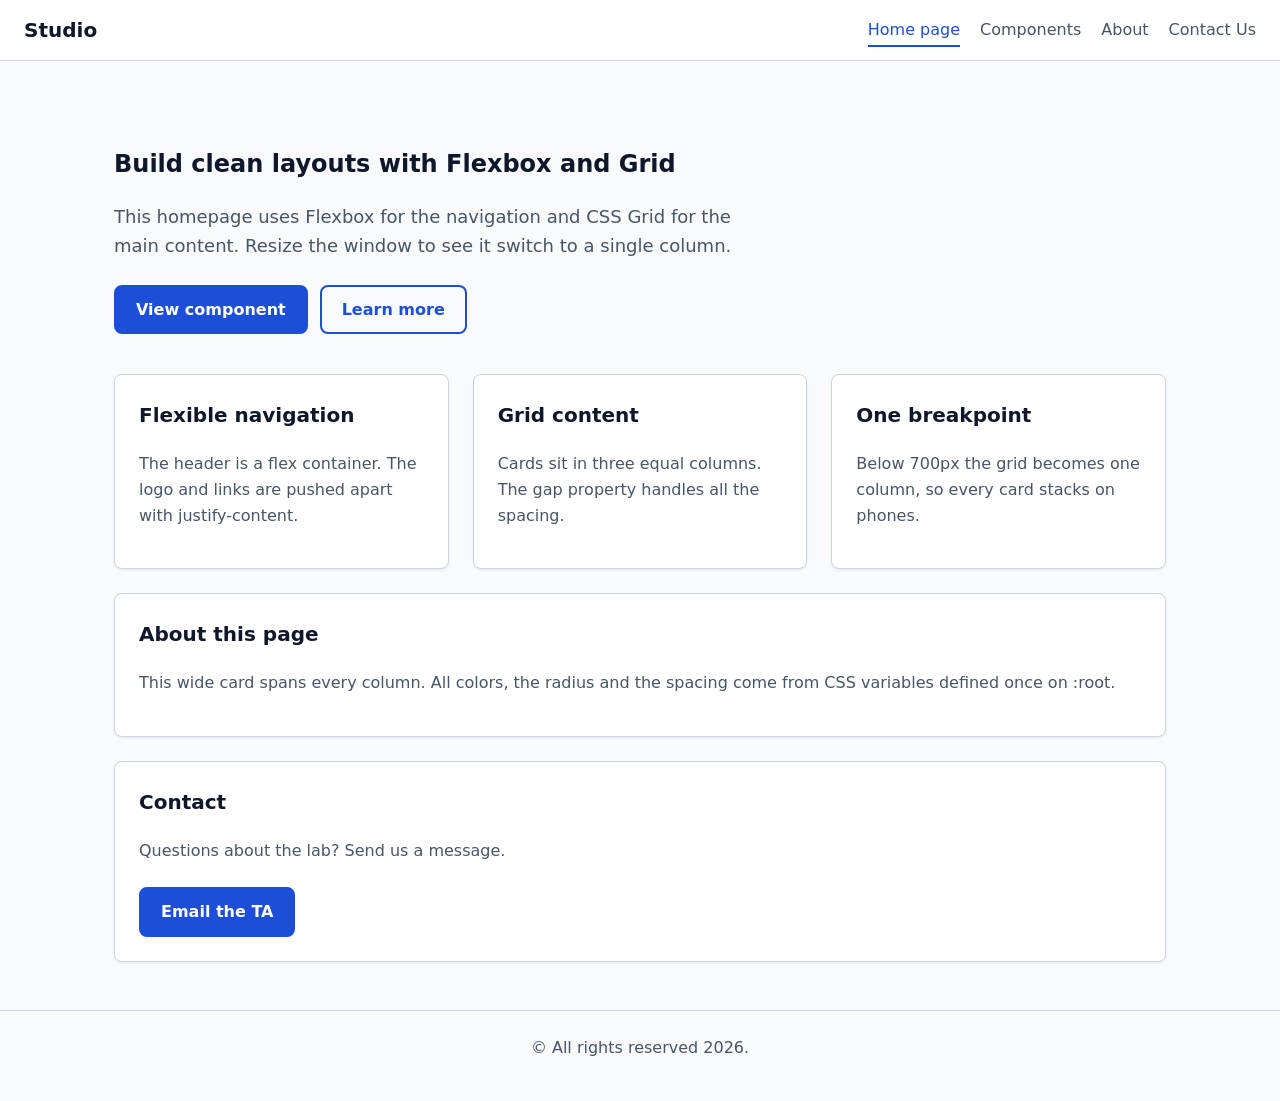
<file: index.html>
<!DOCTYPE html>
<html lang="en" dir="ltr">
<head>
    <meta charset="UTF-8">
    <meta name="viewport" content="width=device-width, initial-scale=1.0">
    <title>Home page - Studio</title>
    <link rel="stylesheet" href="CSS/style.css">
</head>
<body>

    <!-- Navigation Header -->
    <header class="site-header">
        <a class="logo" href="index.html" aria-label="Studio Home">Studio</a>
        <nav>
            <ul>
                <li><a href="index.html" class="active">Home page</a></li>
                <li><a href="components.html">Components</a></li>
                <li><a href="#about">About</a></li>
                <li><a href="#contact">Contact Us</a></li>
            </ul>
        </nav>
    </header>
    
    <!-- Hero Section -->
    <div class="container">
        <section class="hero">
            <h1>Build clean layouts with Flexbox and Grid</h1>
            <p>This homepage uses Flexbox for the navigation and CSS Grid for the 
               main content. Resize the window to see it switch to a single column.</p>
            <div class="actions">
                <a class="btn" href="components.html">View component</a>
                <a class="btn btn-outline" href="#about">Learn more</a>
            </div>
        </section>
    </div>

    <!-- Main Grid Content -->
    <main class="container">
        <div class="grid">
            <article class="card">
                <h3>Flexible navigation</h3>
                <p>The header is a flex container. The logo and links are pushed apart with justify-content.</p>
            </article>

            <article class="card">
                <h3>Grid content</h3>
                <p>Cards sit in three equal columns. The gap property handles all the spacing.</p>
            </article>

            <article class="card">
                <h3>One breakpoint</h3>
                <p>Below 700px the grid becomes one column, so every card stacks on phones.</p>
            </article>

            <section class="card wide" id="about">
                <h3>About this page</h3>
                <p>This wide card spans every column. All colors, the radius and the spacing come from CSS variables defined once on :root.</p>
            </section>

            <section class="card wide" id="contact">
                <h3>Contact</h3>
                <p>Questions about the lab? Send us a message.</p>
                <a class="btn" href="mailto:i57373785@gmail.com">Email the TA</a>
            </section>
        </div>
    </main>

    <!-- Footer -->
    <footer class="site-footer">
        <p>&copy; All rights reserved 2026.</p>
    </footer>

</body>
</html>
</file>
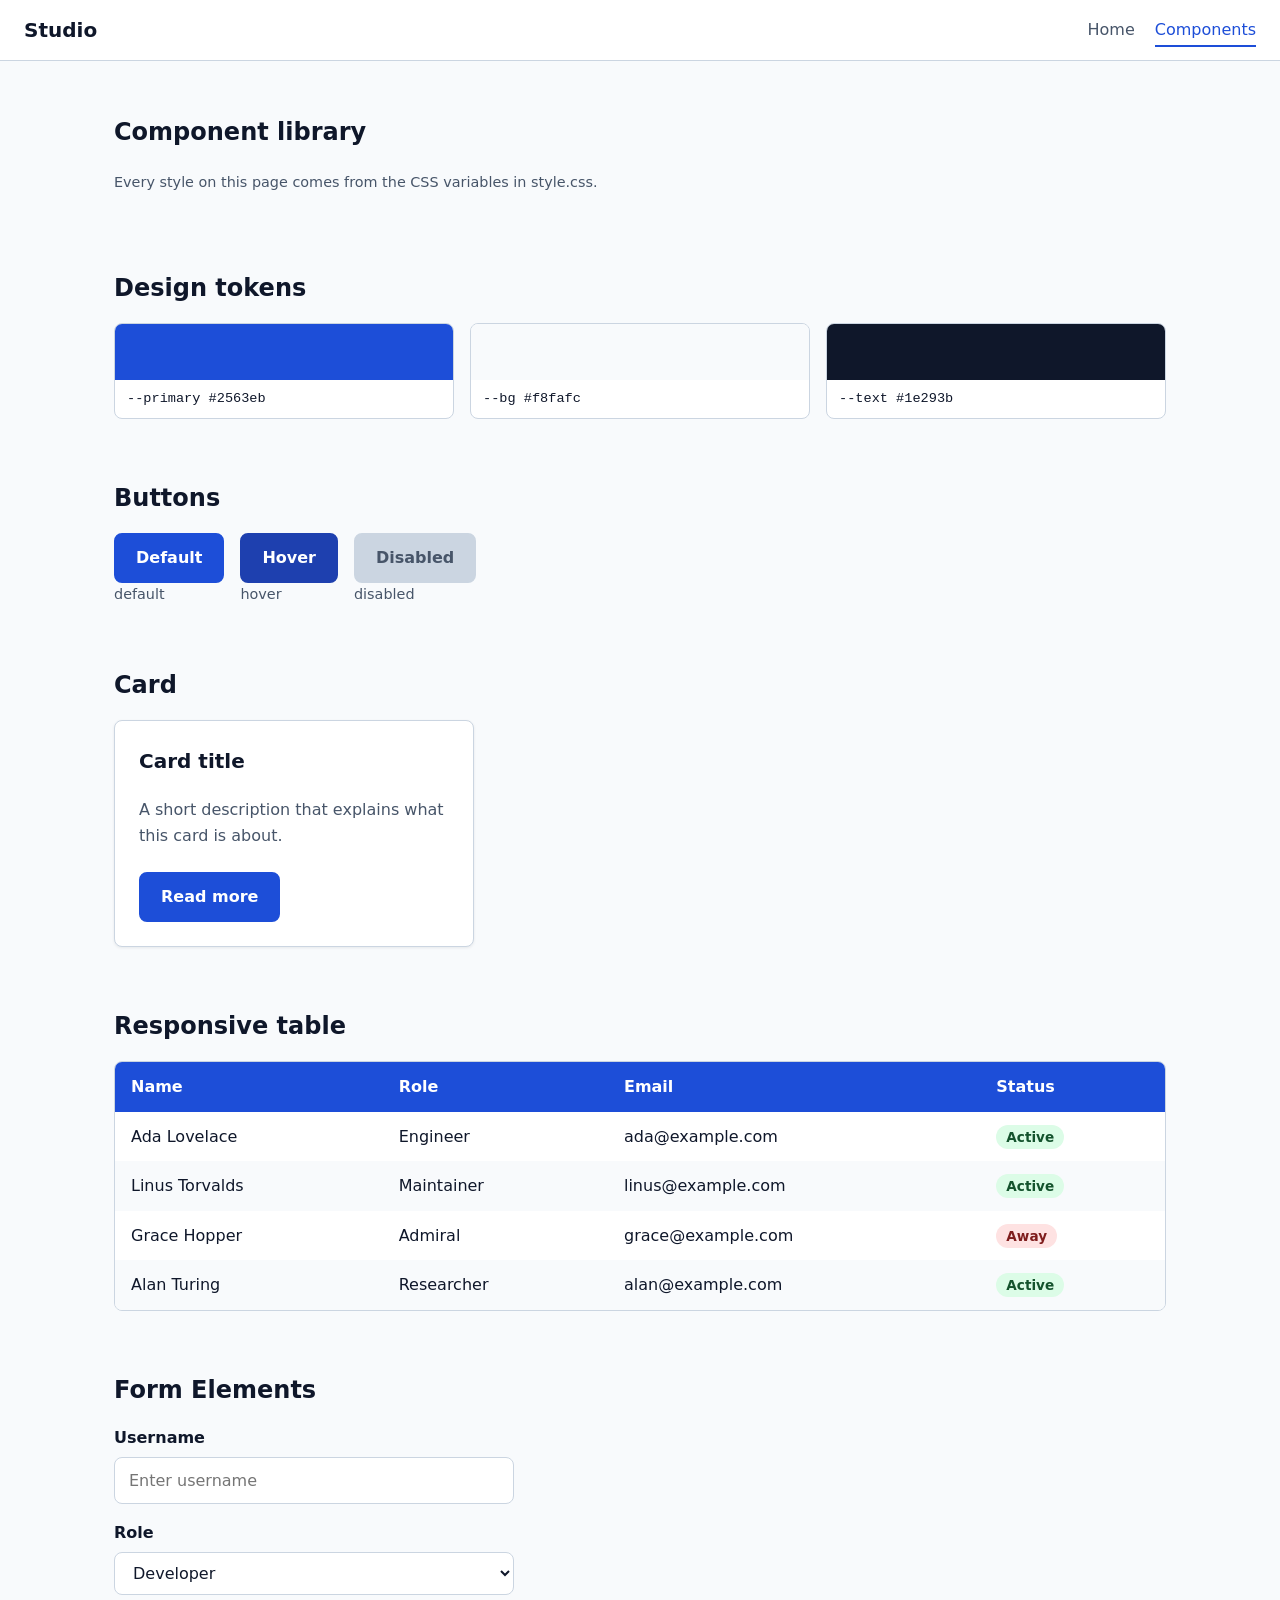
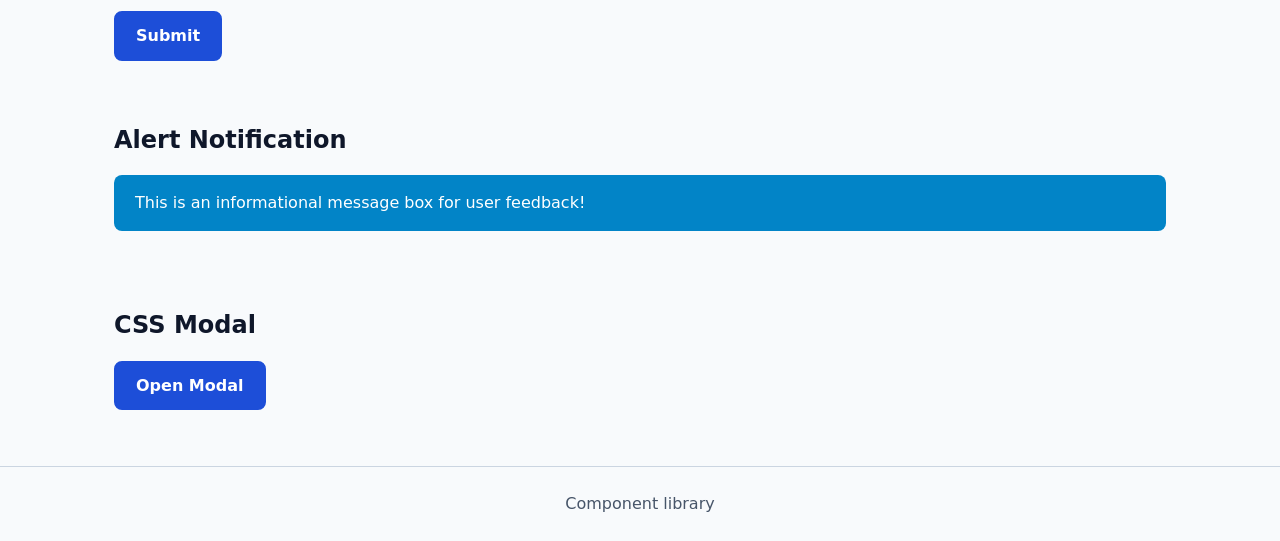
<file: components.html>
<!DOCTYPE html>
<html lang="en">
<head>
  <meta charset="UTF-8">
  <meta name="viewport" content="width=device-width, initial-scale=1.0">
  <title>Studio - Component library</title>
  <link rel="stylesheet" href="CSS/style.css">
</head>
<body>

  <!-- Header Section -->
  <header class="site-header">
    <a class="logo" href="index.html">Studio</a>
    <nav>
      <ul>
        <li><a href="index.html">Home</a></li>
        <li><a class="active" href="components.html">Components</a></li>
      </ul>
    </nav>
  </header>

  <!-- Main Content Container -->
  <main class="container">
    
    <!-- Title Section -->
    <section class="section">
      <h1>Component library</h1>
      <p class="label">Every style on this page comes from the CSS variables in style.css.</p>
    </section>

    <!-- Design Tokens Section -->
    <section class="section">
      <h2>Design tokens</h2>
      <div class="swatches">
        <div class="swatch">
          <i style="background: var(--primary)"></i>
          <code>--primary #2563eb</code>
        </div>
        <div class="swatch">
          <i style="background: var(--bg)"></i>
          <code>--bg #f8fafc</code>
        </div>
        <div class="swatch">
          <i style="background: var(--text)"></i>
          <code>--text #1e293b</code>
        </div>
      </div>
    </section>

    <!-- Buttons in Three States Section -->
    <section class="section">
      <h2>Buttons</h2>
      <div class="row">
        <div>
          <button class="btn">Default</button>
          <div class="label">default</div>
        </div>
        <div>
          <button class="btn is-hover">Hover</button>
          <div class="label">hover</div>
        </div>
        <div>
          <button class="btn" disabled>Disabled</button>
          <div class="label">disabled</div>
        </div>
      </div>
    </section>

    <!-- Card Component Section -->
    <section class="section">
      <h2>Card</h2>
      <article class="card" style="max-width: 360px">
        <h3>Card title</h3>
        <p>A short description that explains what this card is about.</p>
        <a class="btn" href="#">Read more</a>
      </article>
    </section>

    <!-- Responsive Table Section -->
    <section class="section">
      <h2>Responsive table</h2>
      <div class="table-wrap">
        <table>
          <thead>
            <tr>
              <th>Name</th>
              <th>Role</th>
              <th>Email</th>
              <th>Status</th>
            </tr>
          </thead>
          <tbody>
            <tr>
              <td>Ada Lovelace</td>
              <td>Engineer</td>
              <td>ada@example.com</td>
              <td><span class="badge">Active</span></td>
            </tr>
            <tr>
              <td>Linus Torvalds</td>
              <td>Maintainer</td>
              <td>linus@example.com</td>
              <td><span class="badge">Active</span></td>
            </tr>
            <tr>
              <td>Grace Hopper</td>
              <td>Admiral</td>
              <td>grace@example.com</td>
              <td><span class="badge off">Away</span></td>
            </tr>
            <tr>
              <td>Alan Turing</td>
              <td>Researcher</td>
              <td>alan@example.com</td>
              <td><span class="badge">Active</span></td>
            </tr>
          </tbody>
        </table>
      </div>
    </section>
    <!-- 1. Form Elements Section -->
    <section class="section">
      <h2>Form Elements</h2>
      <form style="max-width: 400px;">
        <div class="form-group">
          <label for="username">Username</label>
          <input type="text" id="username" class="form-control" placeholder="Enter username">
        </div>
        <div class="form-group">
          <label for="role">Role</label>
          <select id="role" class="form-control">
            <option value="developer">Developer</option>
            <option value="designer">Designer</option>
          </select>
        </div>
        <button type="submit" class="btn">Submit</button>
      </form>
    </section>

    <!-- 2. Alert / Notification Section -->
    <section class="section">
      <h2>Alert Notification</h2>
      <div class="alert alert-info" role="alert">
        This is an informational message box for user feedback!
      </div>
    </section>

    <!-- 3. Pure CSS Modal Section (No JavaScript) -->
    <section class="section">
      <h2>CSS Modal</h2>
      <a href="#demo-modal" class="btn">Open Modal</a>

      <!-- Modal Container -->
      <div id="demo-modal" class="modal">
        <div class="modal-content">
          <h3>Modal Title</h3>
          <p>This modal window is opened and closed using CSS only (no JavaScript) via the :target selector.</p>
          <a href="#" class="btn btn-outline">Close Modal</a>
        </div>
      </div>
    </section>

  </main>

  <!-- Footer Section -->
  <footer class="site-footer" style="margin-top: 48px">
    <div class="container">Component library</div>
  </footer>

</body>
</html>
</file>
<file: CSS/style.css>
/* =========================================================
   1. CSS Variables & Resets (Light Mode - Default)
   ========================================================= */
:root {
  --primary: #1d4ed8;       /* Blue with higher contrast for accessibility */
  --primary-dark: #1e40af;
  --bg: #f8fafc;
  --surface: #ffffff;
  --text: #0f172a;          /* Darker text for maximum readability */
  --muted: #475569;         /* High-contrast muted text */
  --border: #cbd5e1;
  --radius: 8px;
  --space: 24px;
}

/* =========================================================
   2. Dark Mode Support (@media prefers-color-scheme)
   ========================================================= */
@media (prefers-color-scheme: dark) {
  :root {
    --bg: #0f172a;
    --surface: #1e293b;
    --text: #f8fafc;
    --muted: #cbd5e1;
    --border: #475569;
    --primary: #60a5fa;
    --primary-dark: #3b82f6;
  }
}

* {
  box-sizing: border-box;
}

body {
  margin: 0;
  font-family: system-ui, -apple-system, sans-serif;
  background: var(--bg);
  color: var(--text);
  line-height: 1.6;
  transition: background-color 0.3s, color 0.3s;
}

p { margin: 0 0 1em; }
a { color: var(--primary); }

.container {
  max-width: 1100px;
  margin: 0 auto;
  padding: 0 var(--space);
}

/* =========================================================
   3. Navigation = FLEXBOX
   ========================================================= */
.site-header {
  display: flex;
  justify-content: space-between;
  align-items: center;
  flex-wrap: wrap;
  gap: var(--space);
  padding: 14px var(--space);
  background: var(--surface);
  border-bottom: 1px solid var(--border);
}

.logo { 
  font-weight: 700; 
  font-size: 1.25rem; 
  color: var(--text); 
  text-decoration: none; 
}

.site-header ul { 
  display: flex; 
  gap: 20px; 
  list-style: none; 
  margin: 0;
  padding: 0; 
}

.site-header a:not(.logo) { 
  text-decoration: none; 
  color: var(--muted);
  padding: 6px 0; 
  font-weight: 500;
}

.site-header a:not(.logo):hover,
.site-header a.active { 
  color: var(--primary); 
  border-bottom: 2px solid var(--primary); 
}

/* =========================================================
   4. Hero & Buttons
   ========================================================= */
.hero { padding: 64px 0 40px; }
.hero p { max-width: 55ch; color: var(--muted); font-size: 1.125rem; }
.hero .actions { display: flex; gap: 12px; flex-wrap: wrap; margin-top: 24px; }

.btn {
  display: inline-block;
  padding: 10px 20px;
  font: inherit;
  font-weight: 600;
  color: #ffffff;
  background: var(--primary);
  border: 2px solid var(--primary);
  border-radius: var(--radius);
  text-decoration: none;
  cursor: pointer;
  transition: background .15s, border-color .15s;
}

.btn:hover:not(:disabled),
.btn.is-hover {
  background: var(--primary-dark);
  border-color: var(--primary-dark);
  color: #ffffff;
}

.btn:focus-visible { 
  outline: 3px solid var(--primary); 
  outline-offset: 2px; 
}

.btn:disabled {
  background: #cbd5e1;
  border-color: #cbd5e1;
  color: #475569;
  cursor: not-allowed;
}

.btn-outline { 
  background: transparent; 
  color: var(--primary); 
  border-color: var(--primary);
}

.btn-outline:hover:not(:disabled) { 
  background: var(--primary); 
  color: #ffffff; 
}

/* =========================================================
   5. Card & Grid Layout
   ========================================================= */
.card {
  background: var(--surface);
  border: 1px solid var(--border);
  border-radius: var(--radius);
  padding: 24px;
  box-shadow: 0 1px 3px rgba(15, 23, 42, .08);
}

.card h3 { font-size: 1.25rem; margin-top: 0; }
.card p { color: var(--muted); }
.card .btn { margin-top: 8px; }

/* Mobile First Grid */
.grid {
  display: grid;
  grid-template-columns: 1fr;
  gap: 24px;
  padding-bottom: 48px;
}

@media (min-width: 600px) {
  .grid { grid-template-columns: repeat(2, 1fr); }
}

@media (min-width: 900px) {
  .grid { grid-template-columns: repeat(3, 1fr); }
}

.grid .wide { grid-column: 1 / -1; }

.site-footer {
  border-top: 1px solid var(--border);
  padding: 24px 0;
  color: var(--muted);
  text-align: center;
}

/* =========================================================
   6. Responsive Table & Badges
   ========================================================= */
.table-wrap {
  overflow-x: auto;
  border: 1px solid var(--border);
  border-radius: var(--radius);
  background: var(--surface);
}

table { width: 100%; min-width: 520px; border-collapse: collapse; }
th, td { padding: 12px 16px; text-align: left; }
th { background: var(--primary); color: #ffffff; white-space: nowrap; }
tbody tr:nth-child(even) { background: var(--bg); }
tbody tr:hover { background: rgba(37, 99, 235, 0.1); }

.badge { 
  padding: 4px 10px; 
  border-radius: 999px; 
  font-size: .85rem; 
  font-weight: 700; 
  background: #dcfce7; 
  color: #14532d; 
}
.badge.off { background: #fee2e2; color: #7f1d1d; }

/* =========================================================
   7. Form Elements, Alerts, CSS Modal
   ========================================================= */
.form-group { margin-bottom: 16px; }
.form-group label {
  display: block;
  margin-bottom: 6px;
  font-weight: 600;
  color: var(--text);
}
.form-control {
  width: 100%;
  padding: 10px 14px;
  border: 1px solid var(--border);
  border-radius: var(--radius);
  background: var(--surface);
  color: var(--text);
  font: inherit;
}

.alert {
  padding: 14px 20px;
  border-radius: var(--radius);
  border: 1px solid transparent;
  margin-bottom: 16px;
  font-weight: 500;
}
.alert-info {
  background: #0284c7;
  color: #ffffff;
}

.modal {
  display: none;
  position: fixed;
  top: 0; left: 0; width: 100%; height: 100%;
  background: rgba(0, 0, 0, 0.7);
  align-items: center;
  justify-content: center;
  z-index: 1000;
}
.modal:target { display: flex; }
.modal-content {
  background: var(--surface);
  padding: 24px;
  border-radius: var(--radius);
  max-width: 450px;
  width: 90%;
  position: relative;
}

.section { padding: 32px 0 8px; }
.section > h2 { margin-bottom: 16px; }
.row { display: flex; flex-wrap: wrap; gap: 16px; align-items: center; }
.label { color: var(--muted); font-size: .9rem; }

.swatches { 
  display: grid; 
  grid-template-columns: repeat(auto-fit, minmax(140px, 1fr)); 
  gap: 16px; 
}
.swatch { 
  border: 1px solid var(--border); 
  border-radius: var(--radius); 
  overflow: hidden; 
  background: var(--surface); 
}
.swatch i { display: block; height: 56px; }
.swatch code { display: block; padding: 8px 12px; font-size: .85rem; }
</file>
